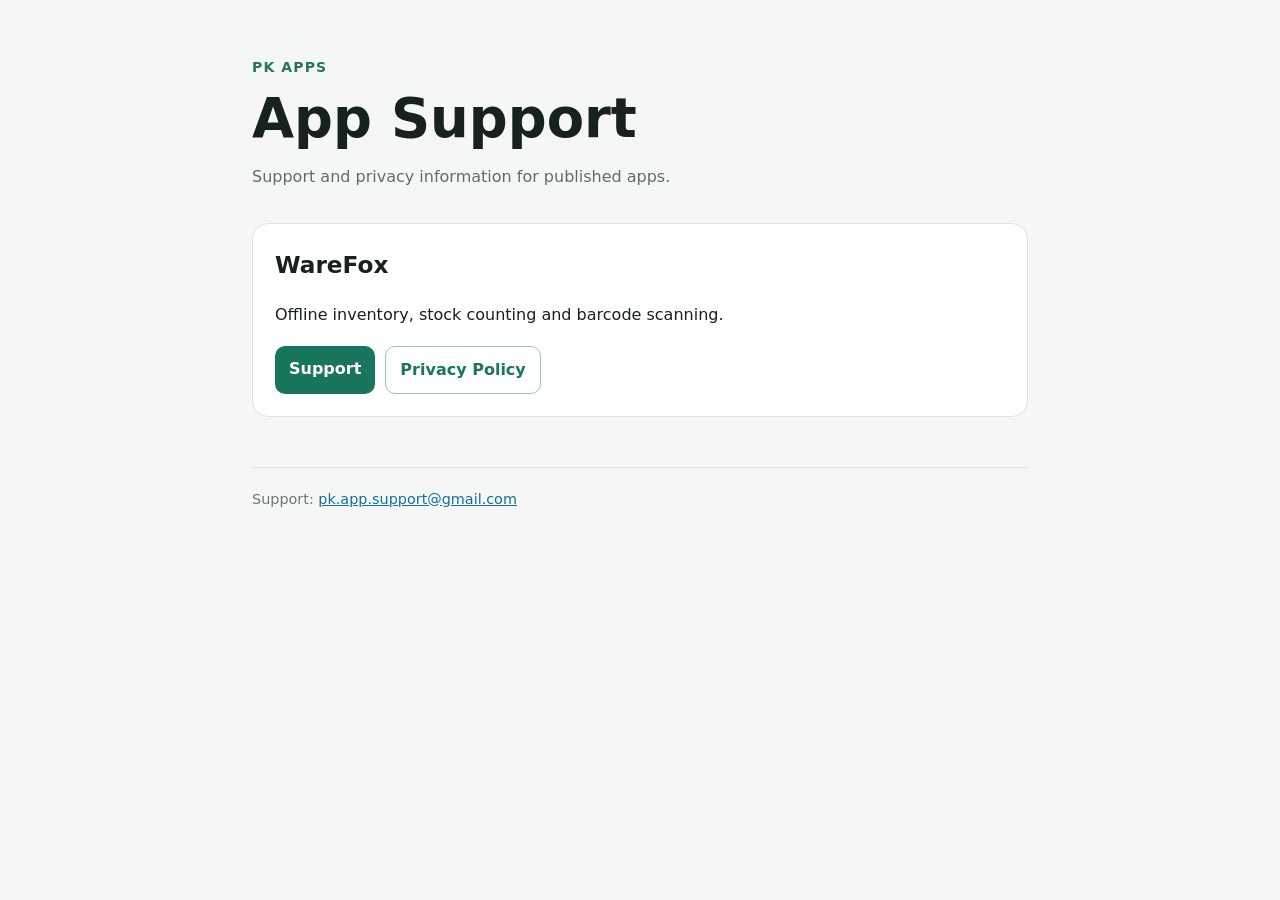
<file: index.html>
<!doctype html>
<html lang="en">
<head><meta charset="utf-8"><meta name="viewport" content="width=device-width,initial-scale=1">
<title>App Support</title><link rel="stylesheet" href="./assets/style.css"></head>
<body><main>
<div class="brand">PK Apps</div>
<section class="hero"><h1>App Support</h1><p class="muted">Support and privacy information for published apps.</p></section>
<div class="card">
<h2 style="margin-top:0">WareFox</h2>
<p>Offline inventory, stock counting and barcode scanning.</p>
<div class="links">
<a class="button" href="./warefox/support.html">Support</a>
<a class="button secondary" href="./warefox/privacy.html">Privacy Policy</a>
</div>
</div>
<div class="footer">Support: <a href="mailto:pk.app.support@gmail.com">pk.app.support@gmail.com</a></div>
</main></body></html>
</file>
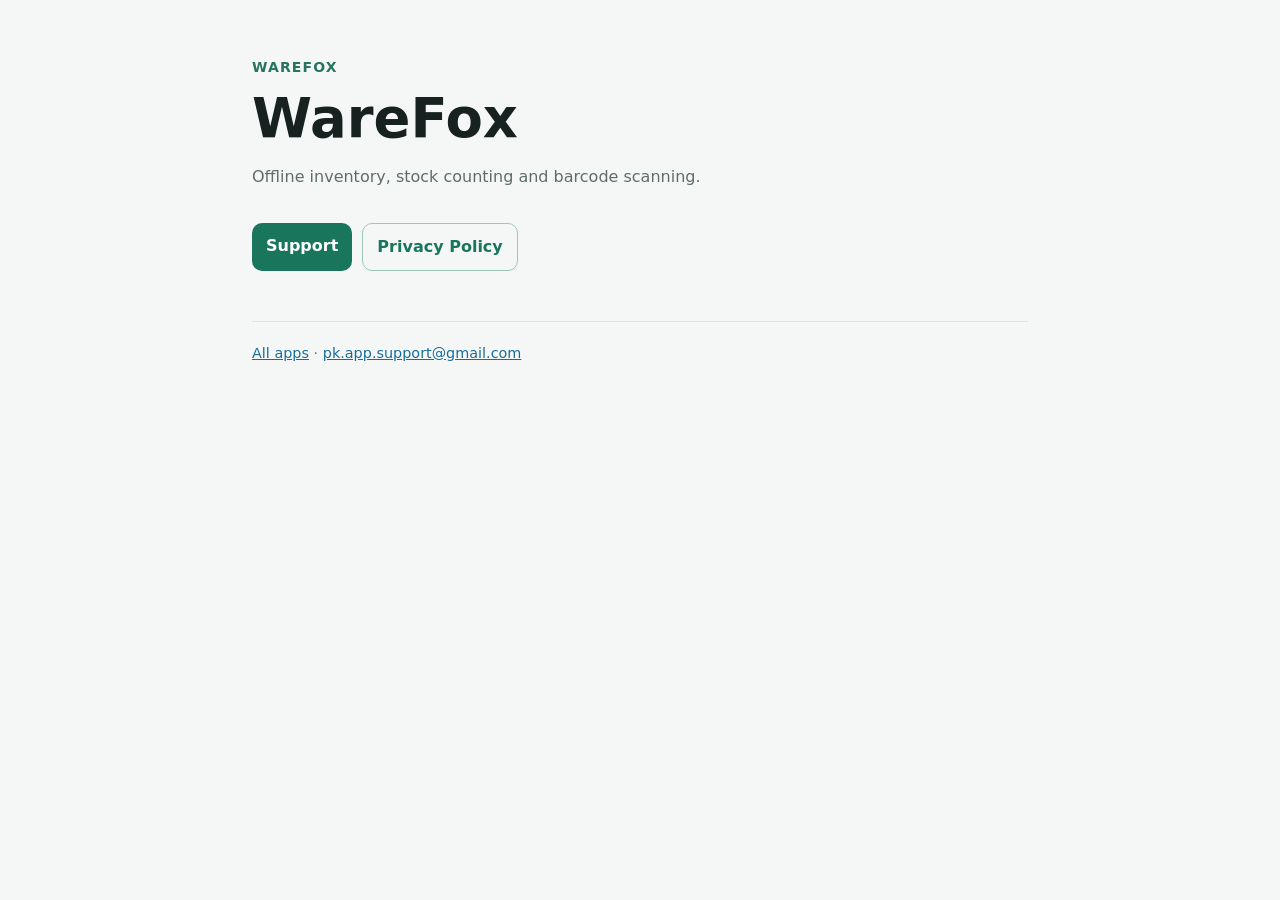
<file: warefox/index.html>
<!doctype html>
<html lang="en">
<head><meta charset="utf-8"><meta name="viewport" content="width=device-width,initial-scale=1">
<title>WareFox</title><link rel="stylesheet" href="../assets/style.css"></head>
<body><main>
<div class="brand">WareFox</div>
<section class="hero"><h1>WareFox</h1><p class="muted">Offline inventory, stock counting and barcode scanning.</p></section>
<div class="links">
<a class="button" href="./support.html">Support</a>
<a class="button secondary" href="./privacy.html">Privacy Policy</a>
</div>
<div class="footer"><a href="../index.html">All apps</a> · <a href="mailto:pk.app.support@gmail.com">pk.app.support@gmail.com</a></div>
</main></body></html>
</file>
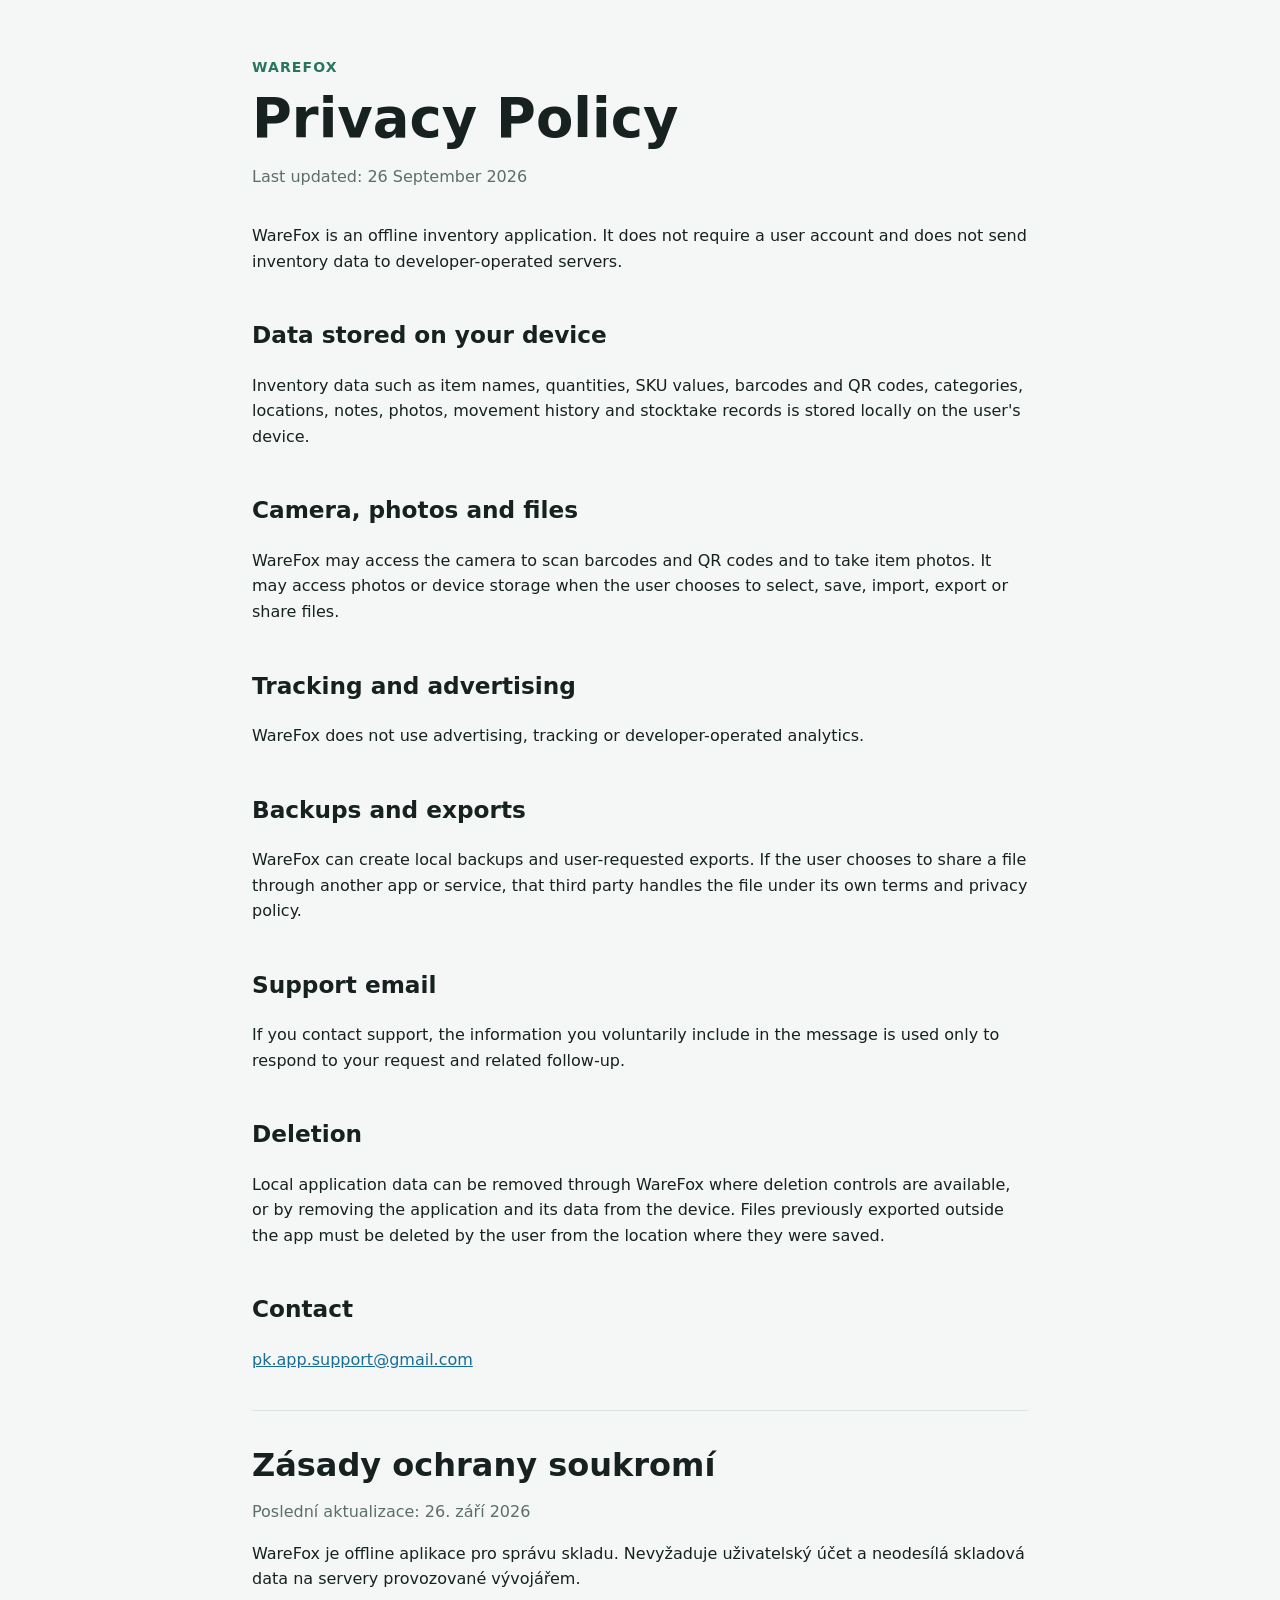
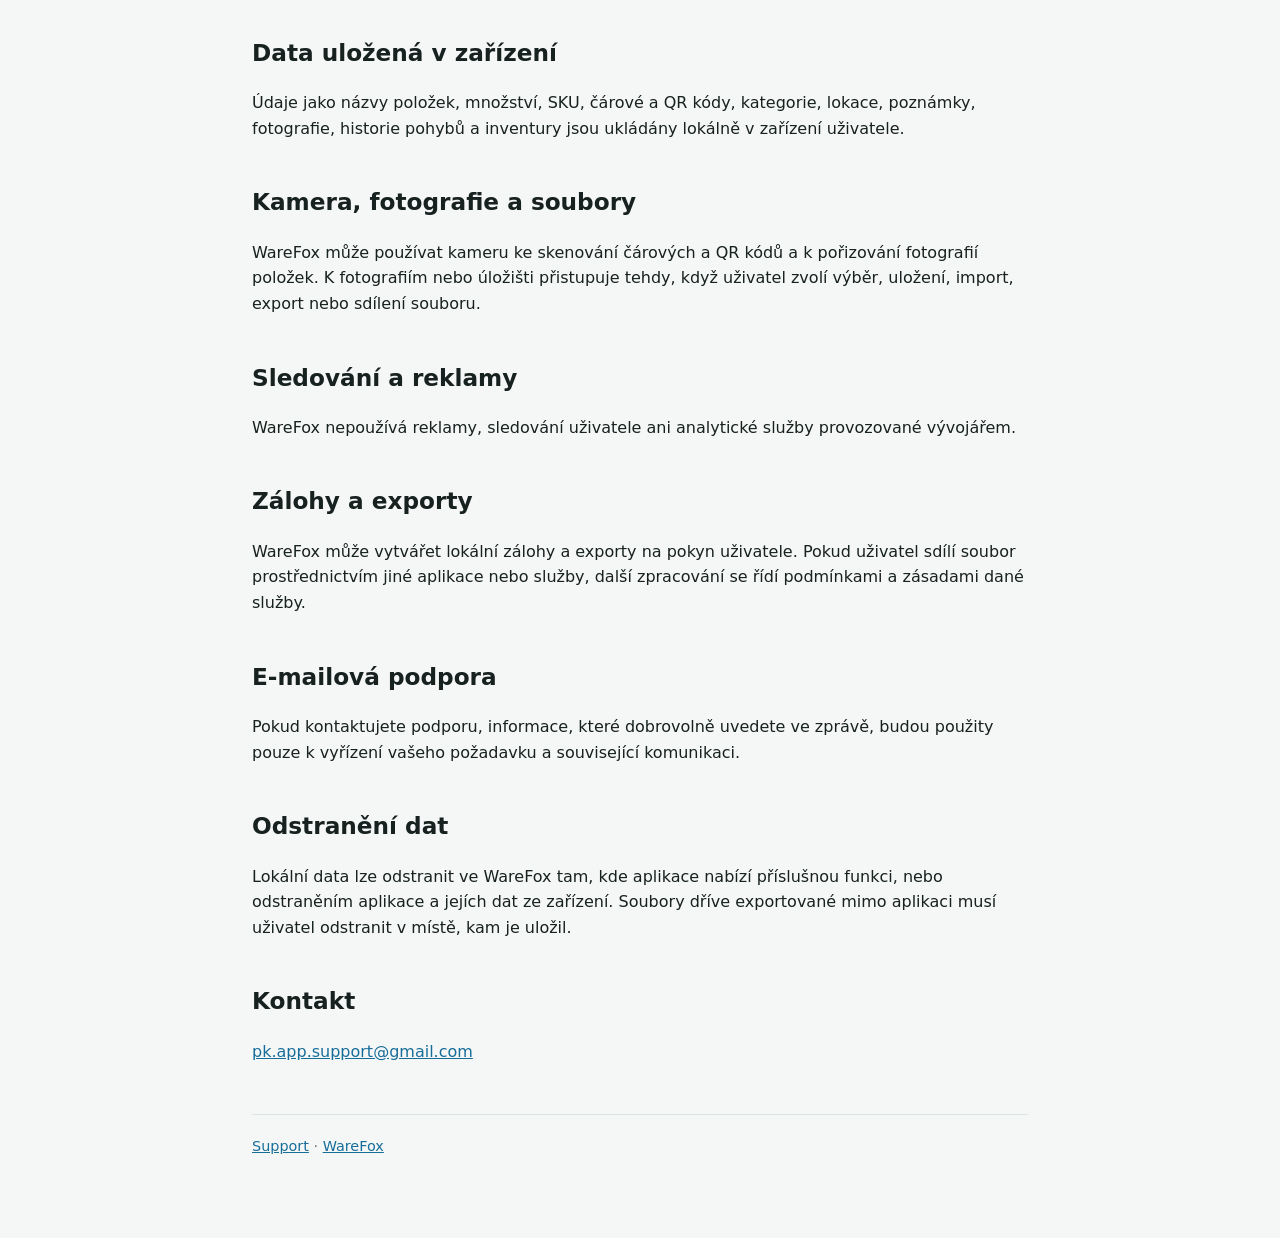
<file: warefox/privacy.html>
<!doctype html>
<html lang="en">
<head><meta charset="utf-8"><meta name="viewport" content="width=device-width,initial-scale=1">
<title>WareFox Privacy Policy</title><link rel="stylesheet" href="../assets/style.css"></head>
<body><main>
<div class="brand">WareFox</div>
<section class="hero"><h1>Privacy Policy</h1><p class="muted">Last updated: 26 September 2026</p></section>

<p>WareFox is an offline inventory application. It does not require a user account and does not send inventory data to developer-operated servers.</p>

<h2>Data stored on your device</h2>
<p>Inventory data such as item names, quantities, SKU values, barcodes and QR codes, categories, locations, notes, photos, movement history and stocktake records is stored locally on the user's device.</p>

<h2>Camera, photos and files</h2>
<p>WareFox may access the camera to scan barcodes and QR codes and to take item photos. It may access photos or device storage when the user chooses to select, save, import, export or share files.</p>

<h2>Tracking and advertising</h2>
<p>WareFox does not use advertising, tracking or developer-operated analytics.</p>

<h2>Backups and exports</h2>
<p>WareFox can create local backups and user-requested exports. If the user chooses to share a file through another app or service, that third party handles the file under its own terms and privacy policy.</p>

<h2>Support email</h2>
<p>If you contact support, the information you voluntarily include in the message is used only to respond to your request and related follow-up.</p>

<h2>Deletion</h2>
<p>Local application data can be removed through WareFox where deletion controls are available, or by removing the application and its data from the device. Files previously exported outside the app must be deleted by the user from the location where they were saved.</p>

<h2>Contact</h2>
<p><a href="mailto:pk.app.support@gmail.com?subject=WareFox%20-%20">pk.app.support@gmail.com</a></p>

<div class="divider"></div>

<section lang="cs">
<h1 style="font-size:2rem">Zásady ochrany soukromí</h1>
<p class="muted">Poslední aktualizace: 26. září 2026</p>

<p>WareFox je offline aplikace pro správu skladu. Nevyžaduje uživatelský účet a neodesílá skladová data na servery provozované vývojářem.</p>

<h2>Data uložená v zařízení</h2>
<p>Údaje jako názvy položek, množství, SKU, čárové a QR kódy, kategorie, lokace, poznámky, fotografie, historie pohybů a inventury jsou ukládány lokálně v zařízení uživatele.</p>

<h2>Kamera, fotografie a soubory</h2>
<p>WareFox může používat kameru ke skenování čárových a QR kódů a k pořizování fotografií položek. K fotografiím nebo úložišti přistupuje tehdy, když uživatel zvolí výběr, uložení, import, export nebo sdílení souboru.</p>

<h2>Sledování a reklamy</h2>
<p>WareFox nepoužívá reklamy, sledování uživatele ani analytické služby provozované vývojářem.</p>

<h2>Zálohy a exporty</h2>
<p>WareFox může vytvářet lokální zálohy a exporty na pokyn uživatele. Pokud uživatel sdílí soubor prostřednictvím jiné aplikace nebo služby, další zpracování se řídí podmínkami a zásadami dané služby.</p>

<h2>E-mailová podpora</h2>
<p>Pokud kontaktujete podporu, informace, které dobrovolně uvedete ve zprávě, budou použity pouze k vyřízení vašeho požadavku a související komunikaci.</p>

<h2>Odstranění dat</h2>
<p>Lokální data lze odstranit ve WareFox tam, kde aplikace nabízí příslušnou funkci, nebo odstraněním aplikace a jejích dat ze zařízení. Soubory dříve exportované mimo aplikaci musí uživatel odstranit v místě, kam je uložil.</p>

<h2>Kontakt</h2>
<p><a href="mailto:pk.app.support@gmail.com?subject=WareFox%20-%20">pk.app.support@gmail.com</a></p>
</section>

<div class="footer"><a href="./support.html">Support</a> · <a href="./index.html">WareFox</a></div>
</main></body></html>
</file>
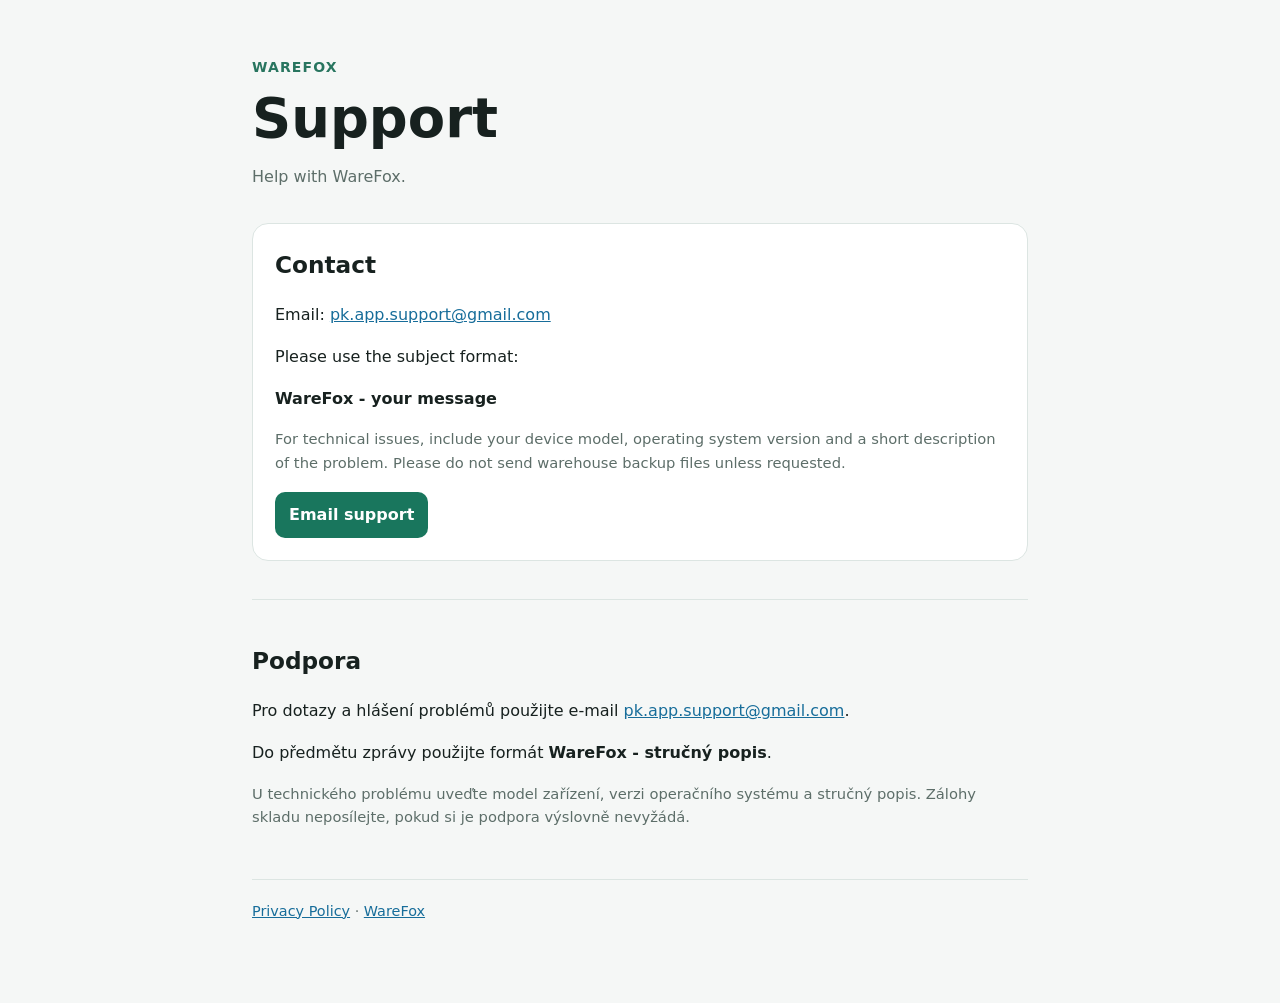
<file: warefox/support.html>
<!doctype html>
<html lang="en">
<head><meta charset="utf-8"><meta name="viewport" content="width=device-width,initial-scale=1">
<title>WareFox Support</title><link rel="stylesheet" href="../assets/style.css"></head>
<body><main>
<div class="brand">WareFox</div>
<section class="hero"><h1>Support</h1><p class="muted">Help with WareFox.</p></section>
<div class="card">
<h2 style="margin-top:0">Contact</h2>
<p>Email: <a href="mailto:pk.app.support@gmail.com?subject=WareFox%20-%20">pk.app.support@gmail.com</a></p>
<p>Please use the subject format:</p>
<p><strong>WareFox - your message</strong></p>
<p class="small muted">For technical issues, include your device model, operating system version and a short description of the problem. Please do not send warehouse backup files unless requested.</p>
<div class="links"><a class="button" href="mailto:pk.app.support@gmail.com?subject=WareFox%20-%20">Email support</a></div>
</div>
<div class="divider"></div>
<h2>Podpora</h2>
<p>Pro dotazy a hlášení problémů použijte e-mail <a href="mailto:pk.app.support@gmail.com?subject=WareFox%20-%20">pk.app.support@gmail.com</a>.</p>
<p>Do předmětu zprávy použijte formát <strong>WareFox - stručný popis</strong>.</p>
<p class="small muted">U technického problému uveďte model zařízení, verzi operačního systému a stručný popis. Zálohy skladu neposílejte, pokud si je podpora výslovně nevyžádá.</p>
<div class="footer"><a href="./privacy.html">Privacy Policy</a> · <a href="./index.html">WareFox</a></div>
</main></body></html>
</file>
<file: assets/style.css>
*{box-sizing:border-box}html{color-scheme:light dark}body{margin:0;font-family:Inter,ui-sans-serif,system-ui,-apple-system,BlinkMacSystemFont,"Segoe UI",sans-serif;line-height:1.6;background:#f5f7f6;color:#17211f}main{max-width:820px;margin:0 auto;padding:56px 22px 80px}.brand{font-size:14px;font-weight:800;letter-spacing:.08em;text-transform:uppercase;color:#28755f}.hero{margin:12px 0 34px}h1{font-size:clamp(2rem,5vw,3.4rem);line-height:1.05;margin:0 0 12px}h2{margin-top:42px;font-size:1.45rem}h3{margin-top:28px}.muted{color:#5d6e69}.card{background:#fff;border:1px solid #dce5e2;border-radius:16px;padding:22px;margin:18px 0}.links{display:flex;gap:10px;flex-wrap:wrap;margin-top:18px}.button,a.button{display:inline-block;padding:10px 14px;border-radius:10px;background:#19765d;color:#fff;text-decoration:none;font-weight:700}.button.secondary{background:transparent;color:#19765d;border:1px solid #9ac7b9}a{color:#176d9a}.small{font-size:.92rem}.divider{height:1px;background:#dce5e2;margin:38px 0}.footer{margin-top:50px;padding-top:20px;border-top:1px solid #dce5e2;color:#6b7774;font-size:.9rem}ul{padding-left:20px}@media(prefers-color-scheme:dark){body{background:#101715;color:#edf4f1}.brand{color:#7cd7b4}.muted,.footer{color:#a8b5b1}.card{background:#18211f;border-color:#31413c}.button.secondary{color:#7cd7b4;border-color:#46675d}a{color:#82cbee}.divider,.footer{border-color:#31413c;background-color:#31413c}}
</file>
